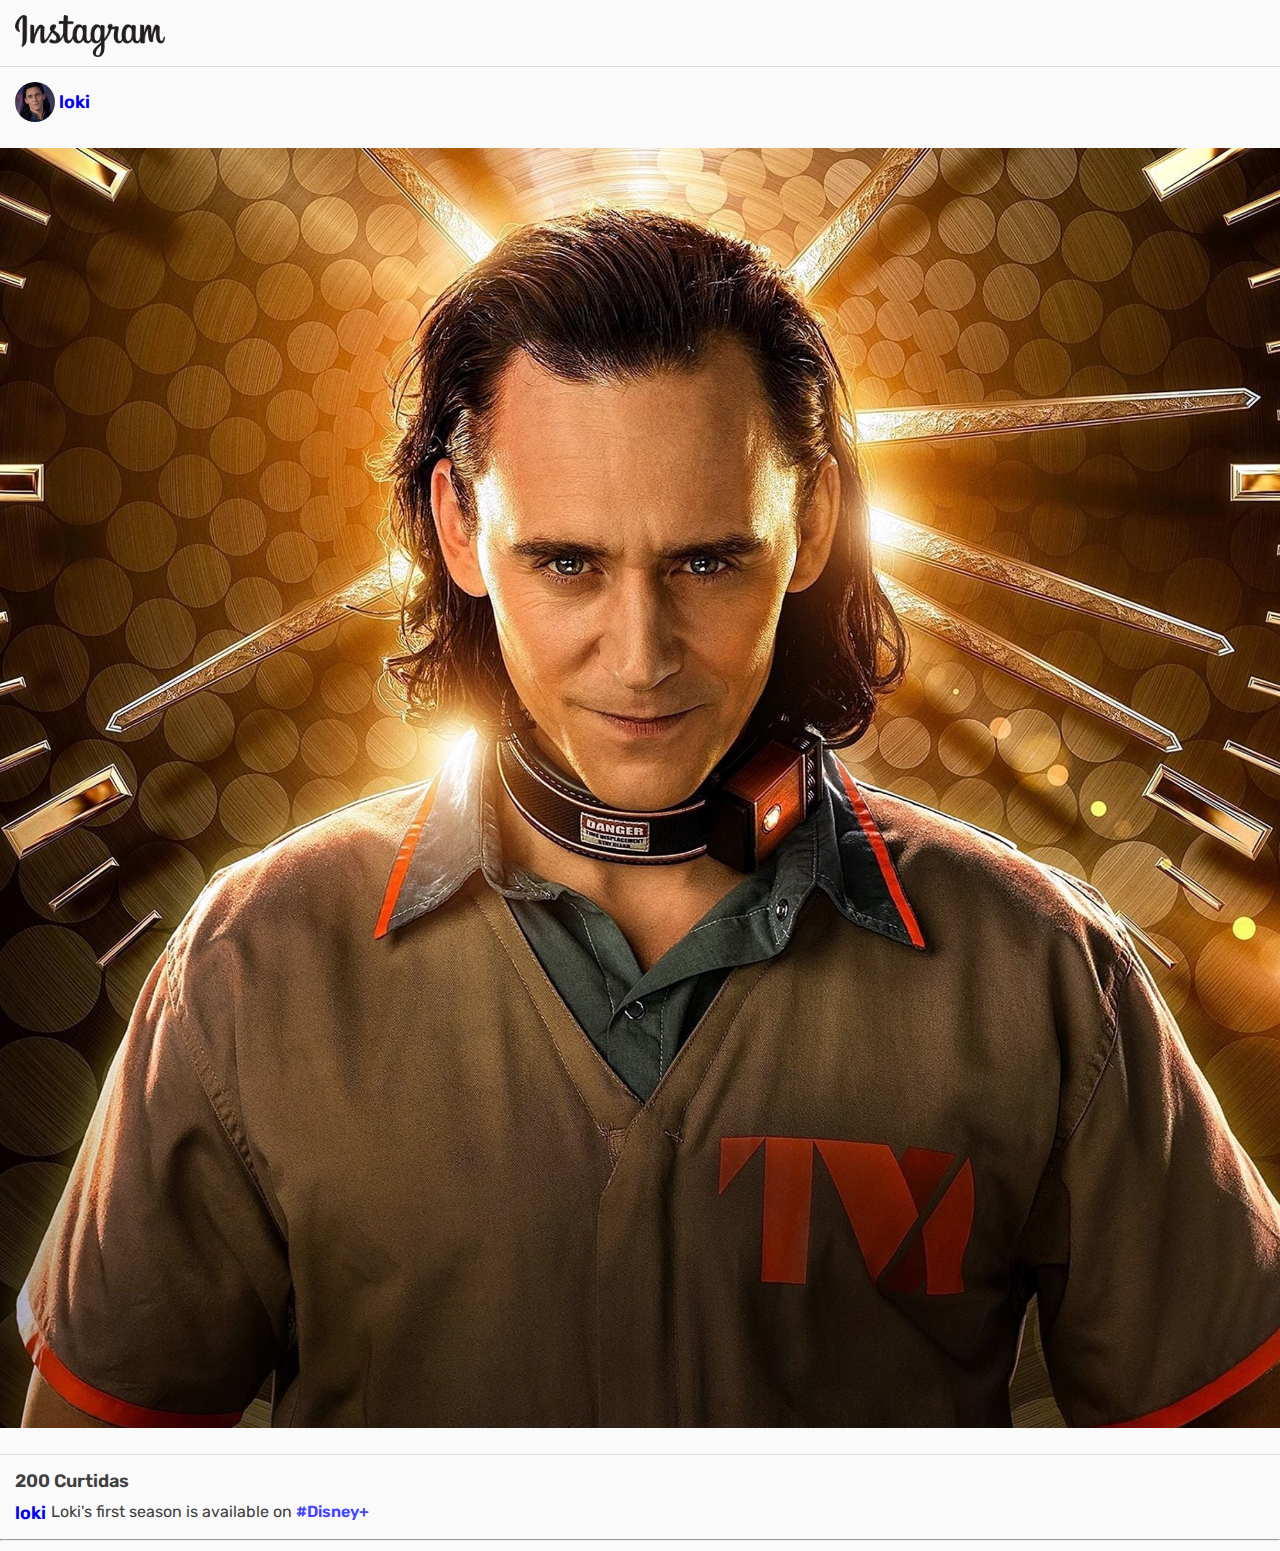
<file: index.html>
<!DOCTYPE html>
<html lang="pt-br">
  <head>
    <meta charset="UTF-8" />
    <meta name="viewport" content="width=device-width, initial-scale=1.0" />
    <link
      rel="shortcut icon"
      href="./images/instagram-icon.png"
      type="image/x-icon"
    />
    <link
      rel="stylesheet"
      href="https://use.fontawesome.com/releases/v5.15.4/css/all.css"
      integrity="sha384-DyZ88mC6Up2uqS4h/KRgHuoeGwBcD4Ng9SiP4dIRy0EXTlnuz47vAwmeGwVChigm"
      crossorigin="anonymous"
    />
    <link rel="preconnect" href="https://fonts.googleapis.com" />
    <link rel="preconnect" href="https://fonts.gstatic.com" crossorigin />
    <link
      href="https://fonts.googleapis.com/css2?family=Rubik:wght@300;400;500;600;700&display=swap"
      rel="stylesheet"
    />
    <link rel="stylesheet" href="./css/index.css" />
    <title>Instagram</title>
  </head>
  <body>
    <nav class="navbar border-bottom">
      <div class="head flex-center-spc-between">
        <div class="logo">
          <a href="index.html">
            <img
              class="logo-img"
              src="./images/instagram-logo.png"
              alt="Instagram Logo"
            />
          </a>
        </div>
        <div class="inbox">
          <a href="index.html"> <i class="fas fa-inbox"></i> </a>
        </div>
      </div>
    </nav>
    <section class="publication">
      <div class="publi-header flex-center-spc-between">
        <div class="user">
          <img
            class="mini-profile-pic"
            src="./images/profile-pics/Loki.jpg"
            alt="Profile Picture"
          />
          <a href="profile.html">loki</a>
        </div>
        <div>
          <a href="#"><i class="fas fa-ellipsis-v"></i></a>
        </div>
      </div>
      <div class="published-picture">
        <img
          src="./images/published-pics/Loki-01.jpg"
          alt="Published Picture"
        />
      </div>
      <div class="action-buttons border-bottom">
        <div class="flex-center-spc-around">
          <a href="#"><i class="fas fa-heart lg"></i></a>
          <a href="#"><i class="fas fa-comment-alt"></i></a>
          <a href="#"><i class="fas fa-share-alt"></i></a>
        </div>
      </div>
      <div class="publi-footer">
        <p>200 Curtidas</p>
        <div>
          <a href="profile.html">loki</a>
          <p>Loki's first season is available on <a href="#" class="hashtag">#Disney+</a></p>
        </div>
      </div>
    </section>
    <footer class="menu">
      <hr class="border" />
      <div class="flex-center-spc-around">
        <a href="#"><i class="fas fa-home"></i></a>
        <a href="#"><i class="fas fa-search"></i></a>
        <a href="#"><i class="fas fa-camera"></i></a>
        <a href="#"><i class="fas fa-heart"></i></a>
        <a href="profile.html"><i class="fas fa-user"></i></a>
      </div>
    </footer>
  </body>
</html>
</file>
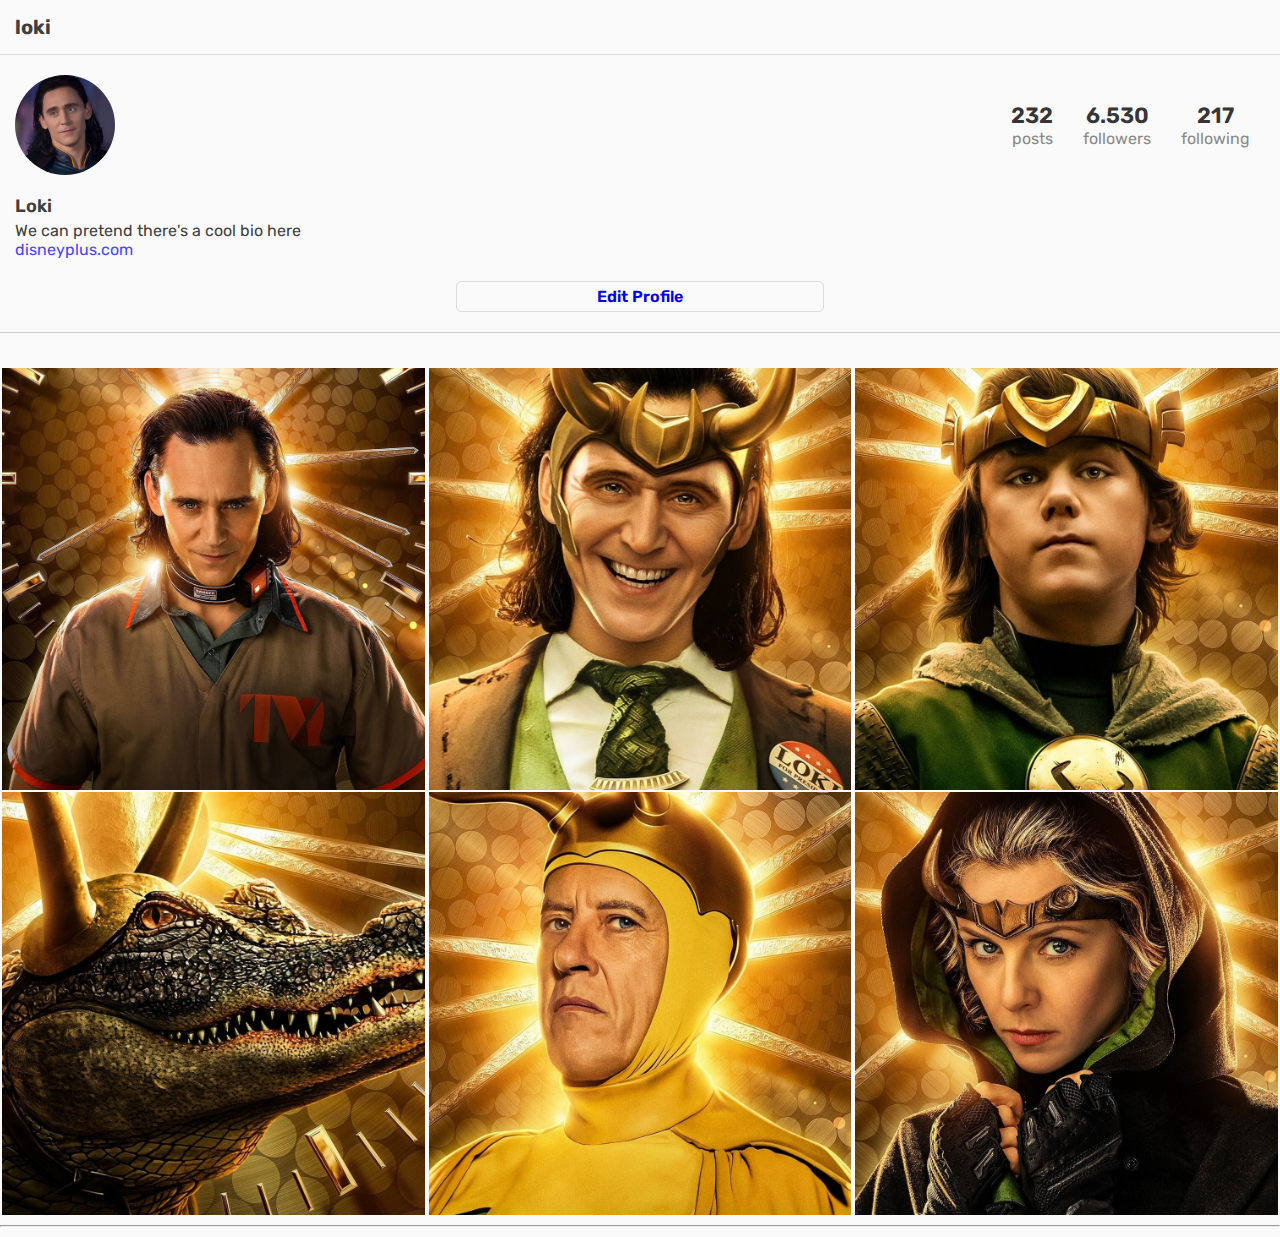
<file: profile.html>
<!DOCTYPE html>
<html lang="pt-br">
  <head>
    <meta charset="UTF-8" />
    <meta name="viewport" content="width=device-width, initial-scale=1.0" />
    <link
      rel="shortcut icon"
      href="./images/instagram-icon.png"
      type="image/x-icon"
    />
    <link
      rel="stylesheet"
      href="https://use.fontawesome.com/releases/v5.15.4/css/all.css"
      integrity="sha384-DyZ88mC6Up2uqS4h/KRgHuoeGwBcD4Ng9SiP4dIRy0EXTlnuz47vAwmeGwVChigm"
      crossorigin="anonymous"
    />
    <link rel="preconnect" href="https://fonts.googleapis.com" />
    <link rel="preconnect" href="https://fonts.gstatic.com" crossorigin />
    <link
      href="https://fonts.googleapis.com/css2?family=Rubik:wght@300;400;500;600;700&display=swap"
      rel="stylesheet"
    />
    <link rel="stylesheet" href="./css/profile.css" />
    <title>loki - Instagram</title>
  </head>
  <body>
    <nav class="navbar border-bottom">
      <div class="head flex-center-spc-between">
        <div class="logo">
          <h4> <i class="fas fa-lock"></i> loki</h4>
        </div>
        <div class="config">
          <a href="profile.html"><i class="fas fa-cog"></i></a>
        </div>
      </div>
    </nav>
    <section>
        <div class="profile-info flex-center-spc-between">
            <img src="./images/profile-pics/Loki.jpg" alt="Profile Pic">
            <div class="info">
                <div>
                    <p>232</p>
                    <p>posts</p>
                </div>
                <div>
                    <p>6.530</p>
                    <p>followers</p>
                </div>
                <div>
                    <p>217</p>
                    <p>following</p>
                </div>
            </div>
        </div>
        <div class="bio">
            <p>Loki</p>
            <p>We can pretend there's a cool bio here</p>
            <a href="#">disneyplus.com</a>
        </div>
        <div class="edit-profile">
            <a class="btn btn-edit" href="profile.html">Edit Profile</a>
        </div>
    </section>
    <section>
        <div class="menu-pictures">
            <div class="buttons flex-center-spc-around">
                <a href=""><i class="fas fa-border-all"></i></a>
                <a href=""><i class="fas fa-list-ul"></i></a>
                <a href=""><i class="fas fa-map-marker-alt"></i></a>
                <a href=""><i class="fas fa-id-badge"></i></a>
            </div>
        </div>
        <div class="images">
            <div class="flex-center-spc-around">
                <img src="./images/published-pics/Loki-01.jpg" alt="Loki Original">
                <img src="./images/published-pics/Loki-02.jpg" alt="Loki President">
                <img src="./images/published-pics/Loki-03.jpg" alt="Loki Kid">
            </div>
            <div class="flex-center-spc-around">
              <img src="./images/published-pics/Loki-04.jpg" alt="Loki Crocodile">
              <img src="./images/published-pics/Loki-05.jpg" alt="Classic Loki">
              <img src="./images/published-pics/Loki-06.jpg" alt="Silvye">
          </div>
        </div>
    </section>





    <footer class="menu">
      <hr class="border">
      <div class="flex-center-spc-around">
        <a href="#"><i class="fas fa-home"></i></a>
        <a href="#"><i class="fas fa-search"></i></a>
        <a href="#"><i class="fas fa-camera"></i></a>
        <a href="#"><i class="fas fa-heart heart-black"></i></a>
        <a href="#"><i class="fas fa-user"></i></a>
      </div>
    </footer>
  </body>
</html>
</file>
<file: css/index.css>
/* default */
* {
    padding: 0;
    margin: 0;
    box-sizing: border-box;
    text-decoration: none;
}
html, body {
    overflow: hidden;
    background-color: #FAFAFA;
    color: #3f3f3f;
    font-family: 'Rubik', sans-serif;
}
i {
    font-size: 28px;
    color: #262626;
}
a:visited {
    text-decoration: none;
    color: #3f3f3f;
}
.border-bottom {
    border-bottom: 1px solid #DBDBDB;
}
.border{
    color: #DBDBDB;
    margin-bottom: 10px;
}
.flex-center-spc-between {
    display: flex;
    align-items: center;
    justify-content: space-between;
}
.flex-center-spc-around {
    display: flex;
    align-items: center;
    justify-content: space-around;
}

/* navbar */
.navbar .head {
    margin: 15px 15px 5px 15px;
}
.navbar .logo a .logo-img{
    width: 150px;
}
.navbar .head .inbox {
    margin-top: -10px;
}

/* publication */
.publi-header {
    margin: 15px;
    margin-bottom: 2%;
}
.publi-header .user{
    display: flex;
    align-items: center;
}
.mini-profile-pic{
    width: 40px;
    border-radius: 50%;
    margin-right: 5%;
}
.user a {
    font-weight: 600;
    font-size: 18px;
}
.published-picture img {
    width: 100%;
}
div.action-buttons div{
    width: 40%;
    margin: 10px 0px 12px 0px;
}
i.lg {
    font-size: 33px;
}
i.fa-ellipsis-v {
    font-size: 20px;
}

/* publi footer */
.publi-footer {
    margin: 15px;
}
.publi-footer p{
    font-size: 18px;
    font-weight: 600;
}
.publi-footer div {
    margin-top: 10px;
    display: flex;
}
.publi-footer div a {
    font-weight: 600;
    margin-right: 5px;
    font-size: 18px;
}
.publi-footer div p {
    font-weight: 400;
    font-size: 16px;
}
.publi-footer div p a.hashtag {
    font-size: 16px;
    color: #4545ff;
}
</file>
<file: css/profile.css>
/* default  */
* {
    padding: 0;
    margin: 0;
    box-sizing: border-box;
    text-decoration: none;
}
html, body {
    font-family: 'Rubik', sans-serif;
    color: #3f3f3f;
    background-color: #FAFAFA;
}
.border-bottom {
    border-bottom: 1px solid #DBDBDB;
}
.border{
    color: #DBDBDB;
    margin-bottom: 10px;
}
i {
    font-size: 28px;
    color: #262626;
}
a:visited {
    color: #3f3f3f;
    text-decoration: none;
}
.btn {
    border: 1px solid #DBDBDB;
    border-radius: 5px;
    padding: 5px 140px;
}
.btn-edit {
    font-size: 16px;
    font-weight: 600;
}
.flex-center-spc-between {
    display: flex;
    align-items: center;
    justify-content: space-between;
}
.flex-center-spc-around {
    display: flex;
    align-items: center;
    justify-content: space-around;
}

/* navbar */
.navbar .head {
    margin: 15px;
}
.navbar .head h4 {
    font-size: 20px;
}
.navbar .head h4 i {
    font-size: 20px;
}

/* profile info */
.profile-info {
    margin: 20px 15px;
}
.profile-info img {
    width: 100px;
    border-radius: 50%;
}
.info {
    display: flex;
}
.info div {
    display: flex;
    flex-direction: column;
    align-items: center;
    justify-content: space-between;
    margin: 0px 15px;
}
.info div p:first-child {
    font-size: 22px;
    font-weight: 600;
    color: #353535;
}
.info div p:last-child {
    color: #888;
}
.edit-profile {
    display: flex;
    justify-content: center;
    margin-top: 22px;
}
.bio {
    margin: 0px 15px;
}
.bio p:first-child {
    font-weight: 600;
    font-size: 18px;
    margin-bottom: 4px;
}
.bio p:last-child {
    font-weight: 500;
}
.bio a {
    color: #4545ff;
}

/* pictures */
.menu-pictures{
    margin: 20px 0px 15px 0px;
    border-top: 1px solid #ccc;
}
.menu-pictures .buttons {
    margin-top: 20px;
}
.images div:last-child {
    margin-top: 2px;
}
.images img {
    width: 33%;
}

/* menu footer */
.menu {
    margin-top: 10px;
}
</file>
